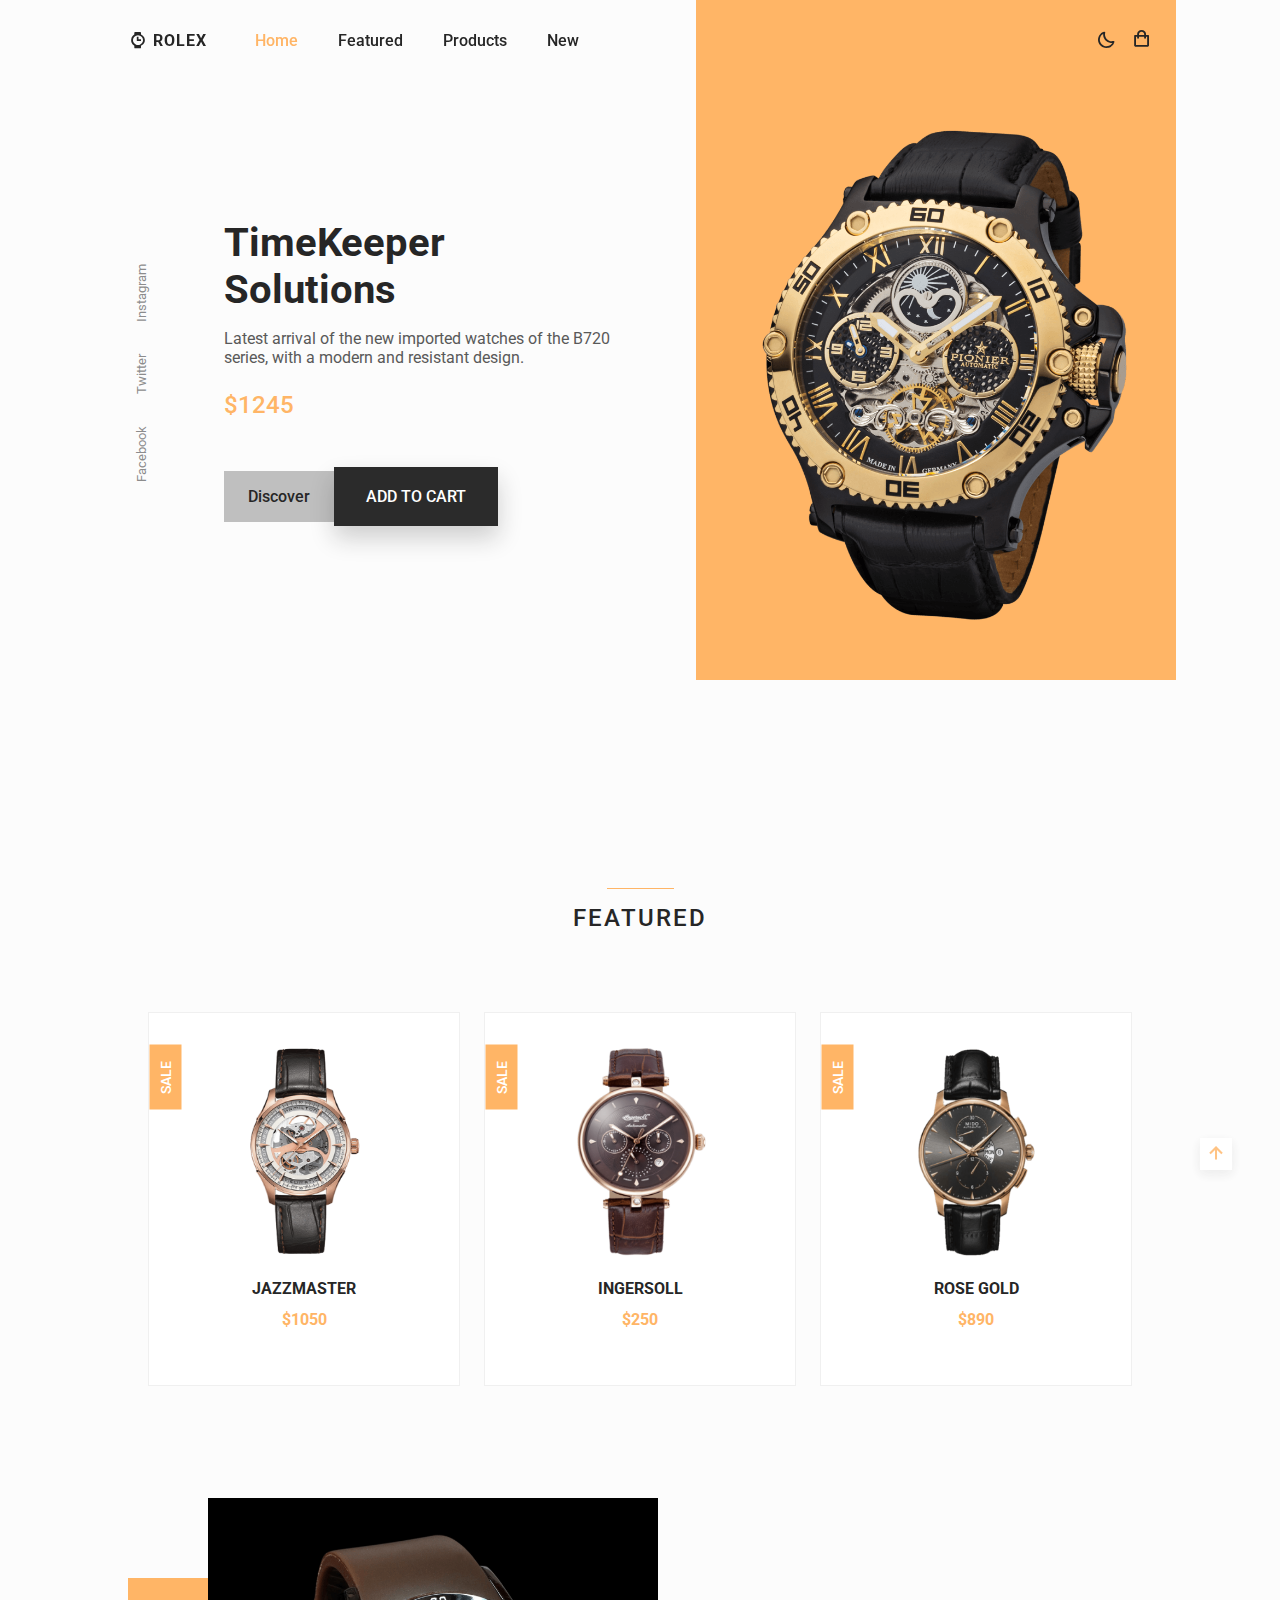
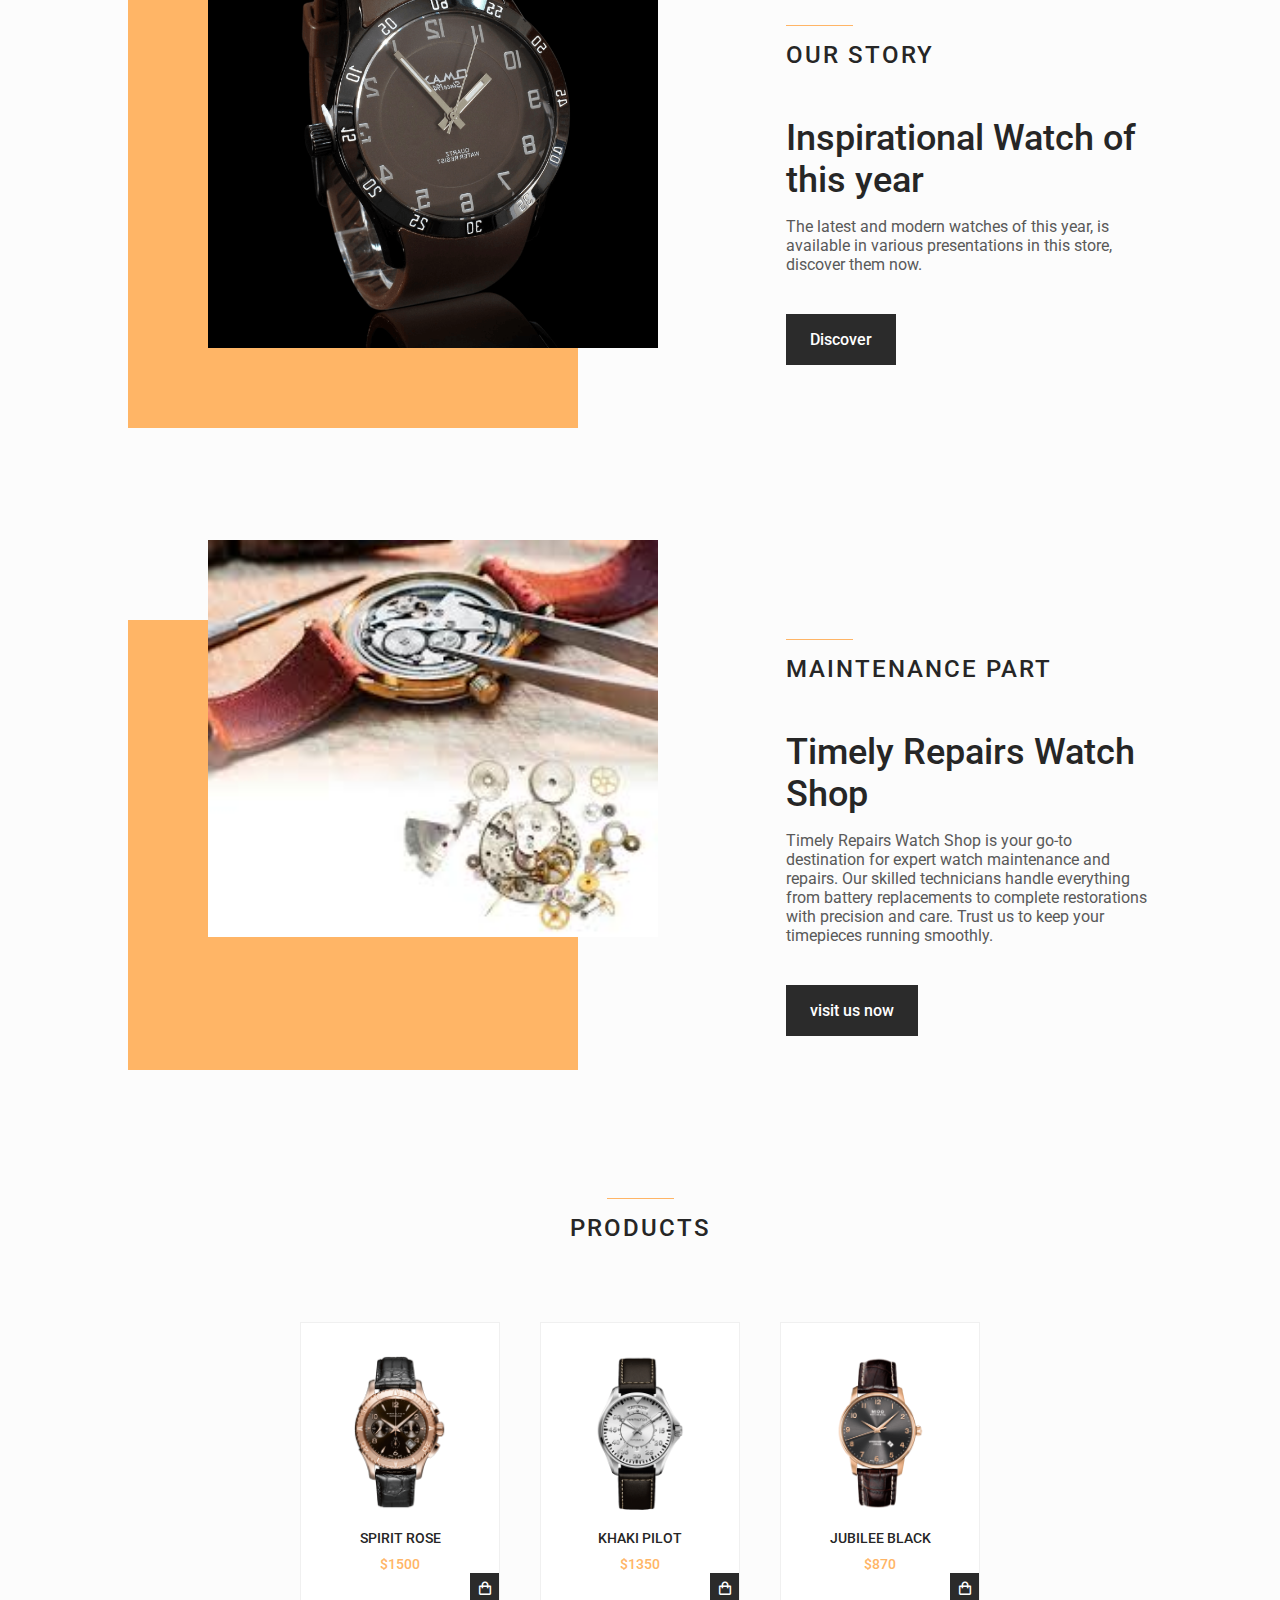
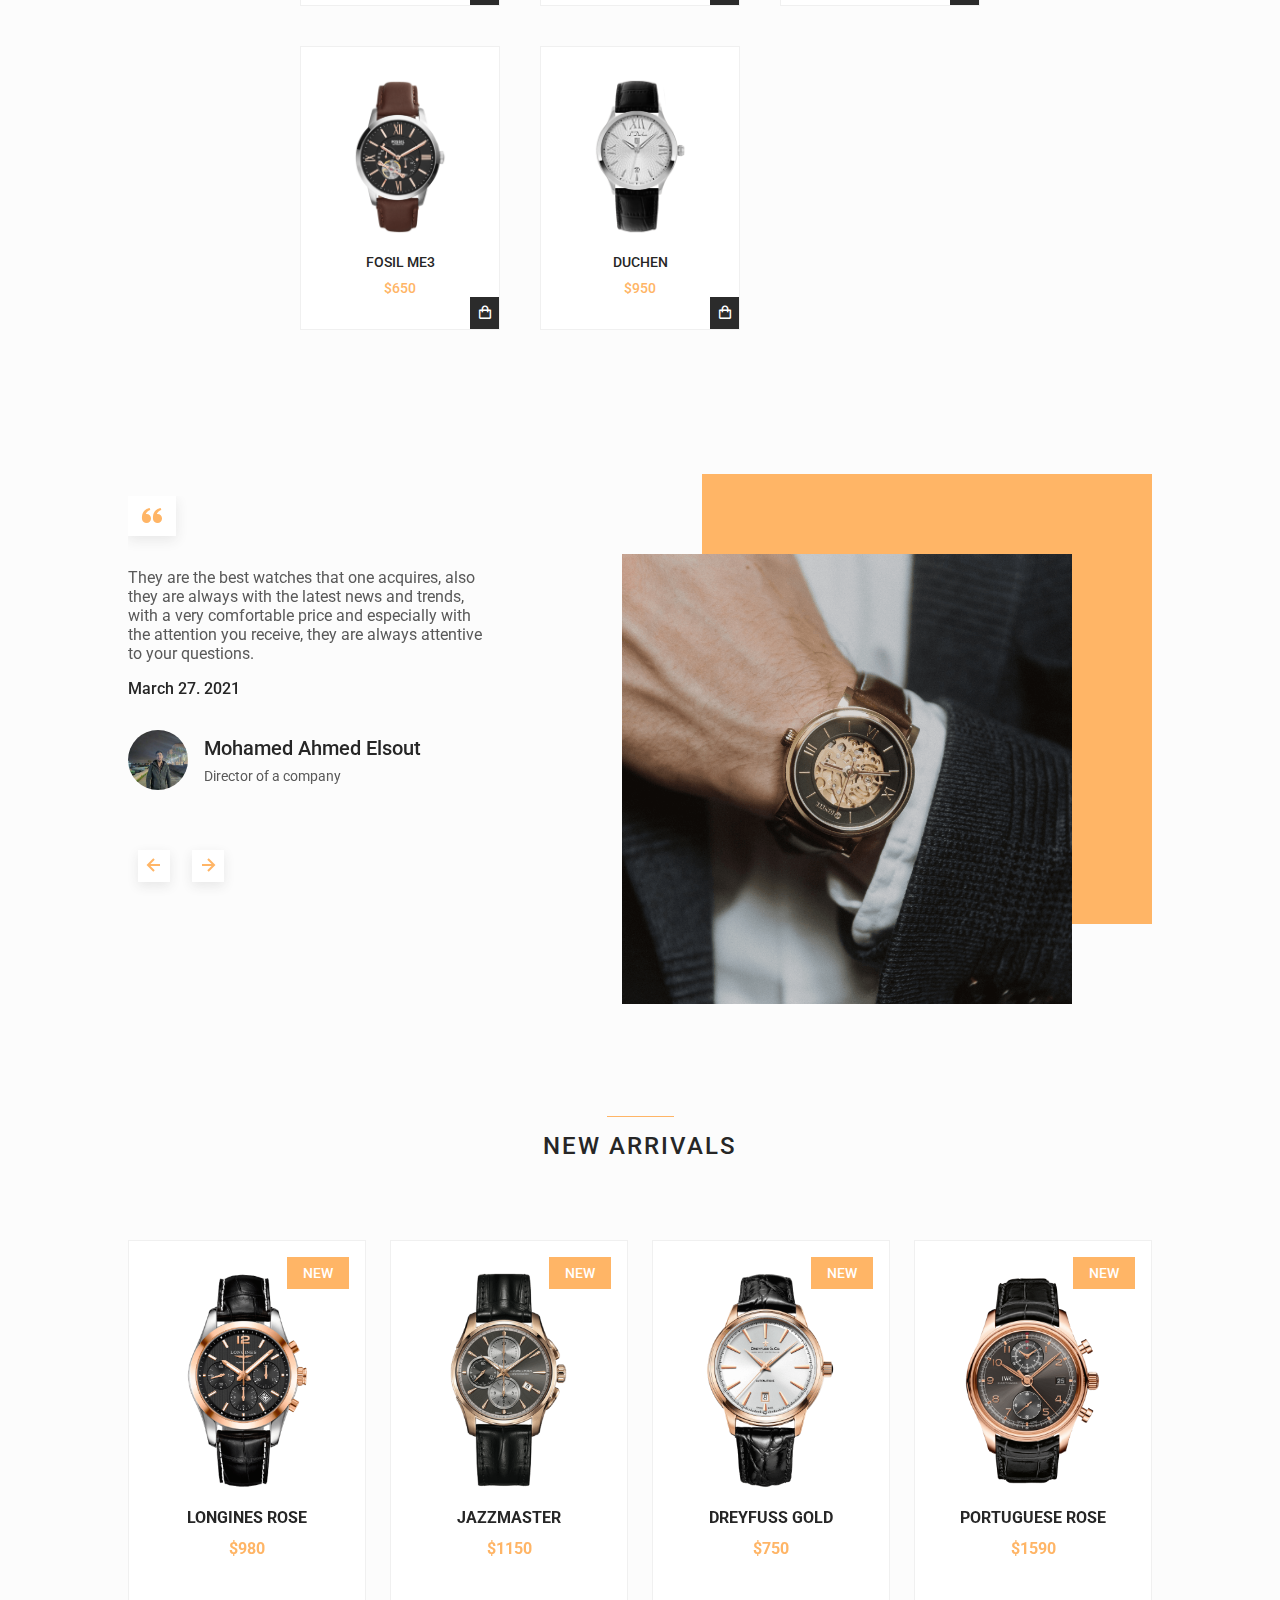
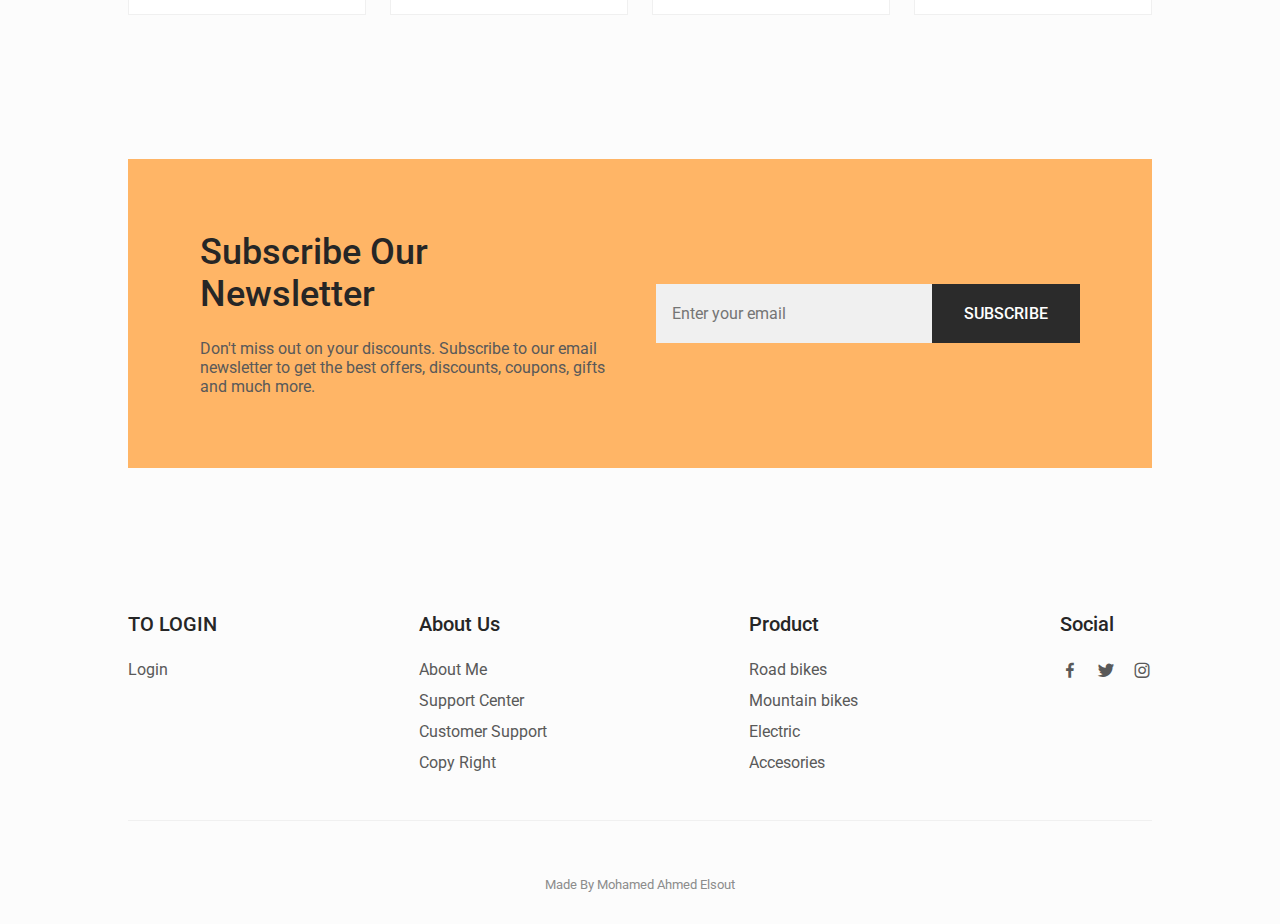
<file: SE_project/TimeKeeper Solution/index.html>
<!DOCTYPE html>
    <html lang="en">
    <head>
        <meta charset="UTF-8">
        <meta name="viewport" content="width=device-width, initial-scale=1.0">

        <!--=============== FAVICON ===============-->
        <link rel="shortcut icon" href="assets/img/favicon.png" type="image/x-icon">

        <!--=============== BOXICONS ===============-->
        <link rel="stylesheet" href="https://cdn.jsdelivr.net/npm/boxicons@latest/css/boxicons.min.css">

        <!--=============== SWIPER CSS ===============--> 
        <link rel="stylesheet" href="assets/css/swiper-bundle.min.css">

        <!--=============== CSS ===============-->
        <link rel="stylesheet" href="assets/css/styles.css">

        <title> watches website </title>
    </head>
    <body>
        <!--==================== HEADER ====================-->
        <header class="header" id="header">
            <nav class="nav container">
                <a href="#" class="nav__logo">
                    <i class='bx bxs-watch nav__logo-icon'></i> Rolex
                </a>

                <div class="nav__menu" id="nav-menu">
                    <ul class="nav__list">
                        <li class="nav__item">
                            <a href="#home" class="nav__link active-link">Home</a>
                        </li>
                        <li class="nav__item">
                            <a href="#featured" class="nav__link">Featured</a>
                        </li>
                        <li class="nav__item">
                            <a href="#products" class="nav__link">Products</a>
                        </li>
                        <li class="nav__item">
                            <a href="#new" class="nav__link">New</a>
                        </li>
                    </ul>

                    <div class="nav__close" id="nav-close">
                        <i class='bx bx-x' ></i>
                    </div>
                </div>

                <div class="nav__btns">
                    <!-- Theme change button -->
                    <i class='bx bx-moon change-theme' id="theme-button"></i>

                    <div class="nav__shop" id="cart-shop">
                        <i class='bx bx-shopping-bag' ></i>
                    </div>

                    <div class="nav__toggle" id="nav-toggle">
                        <i class='bx bx-grid-alt' ></i>
                    </div>
                </div>
            </nav>
        </header>

        <!--==================== CART ====================-->
        <div class="cart" id="cart">
            <i class='bx bx-x cart__close' id="cart-close"></i>

            <h2 class="cart__title-center">My Cart</h2>

            <div class="cart__container">
                <article class="cart__card">
                    <div class="cart__box">
                        <img src="assets/img/featured1.png" alt="" class="cart__img">
                    </div>

                    <div class="cart__details">
                        <h3 class="cart__title">Jazzmaster</h3>
                        <span class="cart__price">$1050</span>

                        <div class="cart__amount">
                            <div class="cart__amount-content">
                                <span class="cart__amount-box">
                                    <i class='bx bx-minus' ></i>
                                </span>

                                <span class="cart__amount-number">1</span>

                                <span class="cart__amount-box">
                                    <i class='bx bx-plus' ></i>
                                </span>
                            </div>

                            <i class='bx bx-trash-alt cart__amount-trash' ></i>
                        </div>
                    </div>
                </article>
                
                <article class="cart__card">
                    <div class="cart__box">
                        <img src="assets/img/featured3.png" alt="" class="cart__img">
                    </div>

                    <div class="cart__details">
                        <h3 class="cart__title">Rose Gold</h3>
                        <span class="cart__price">$850</span>

                        <div class="cart__amount">
                            <div class="cart__amount-content">
                                <span class="cart__amount-box">
                                    <i class='bx bx-minus' ></i>
                                </span>

                                <span class="cart__amount-number">1</span>

                                <span class="cart__amount-box">
                                    <i class='bx bx-plus' ></i>
                                </span>
                            </div>

                            <i class='bx bx-trash-alt cart__amount-trash' ></i>
                        </div>
                    </div>
                </article>

                <article class="cart__card">
                    <div class="cart__box">
                        <img src="assets/img/new1.png" alt="" class="cart__img">
                    </div>

                    <div class="cart__details">
                        <h3 class="cart__title">Longines Rose</h3>
                        <span class="cart__price">$980</span>

                        <div class="cart__amount">
                            <div class="cart__amount-content">
                                <span class="cart__amount-box">
                                    <i class='bx bx-minus' ></i>
                                </span>

                                <span class="cart__amount-number">1</span>

                                <span class="cart__amount-box">
                                    <i class='bx bx-plus' ></i>
                                </span>
                            </div>

                            <i class='bx bx-trash-alt cart__amount-trash' ></i>
                        </div>
                    </div>
                </article>
            </div>

            <div class="cart__prices">
                <span class="cart__prices-item">3 items</span>
                <span class="cart__prices-total">$2880</span>
            </div>
        </div>

        <!--==================== MAIN ====================-->
        <main class="main">
            <!--==================== HOME ====================-->
            <section class="home" id="home">
                <div class="home__container container grid">
                    <div class="home__img-bg">
                        <img src="assets/img/home.png" alt="" class="home__img">
                    </div>
    
                    <div class="home__social">
                        <a href="https://www.facebook.com/" target="_blank" class="home__social-link">
                            Facebook
                        </a>
                        <a href="https://twitter.com/" target="_blank" class="home__social-link">
                            Twitter
                        </a>
                        <a href="https://www.instagram.com/" target="_blank" class="home__social-link">
                            Instagram
                        </a>
                    </div>
    
                    <div class="home__data">
                        <h1 class="home__title">TimeKeeper  <br> Solutions</h1>
                        <p class="home__description">
                            Latest arrival of the new imported watches of the B720 series, 
                            with a modern and resistant design.
                        </p>
                        <span class="home__price">$1245</span>

                        <div class="home__btns">
                            <a href="#" class="button button--gray button--small">
                                Discover
                            </a>

                            <button class="button home__button">ADD TO CART</button>
                        </div>
                    </div>
                </div>
            </section>

            <!--==================== FEATURED ====================-->
            <section class="featured section container" id="featured">
                <h2 class="section__title">
                    Featured
                </h2>

                <div class="featured__container grid">
                    <article class="featured__card">
                        <span class="featured__tag">Sale</span>

                        <img src="assets/img/featured1.png" alt="" class="featured__img">

                        <div class="featured__data">
                            <h3 class="featured__title">Jazzmaster</h3>
                            <span class="featured__price">$1050</span>
                        </div>

                        <a href="payment/index.html" class="button featured__button" target="_blank">Buy now</a>

                        <!--<button class="button featured__button">ADD TO CART</button>-->
                    </article>

                    <article class="featured__card">
                        <span class="featured__tag">Sale</span>

                        <img src="assets/img/featured2.png" alt="" class="featured__img">

                        <div class="featured__data">
                            <h3 class="featured__title">Ingersoll</h3>
                            <span class="featured__price">$250</span>
                        </div>

                        <a href="payment/index.html" class="button featured__button" target="_blank">Buy now</a>                    </article>

                    <article class="featured__card">
                        <span class="featured__tag">Sale</span>

                        <img src="assets/img/featured3.png" alt="" class="featured__img">

                        <div class="featured__data">
                            <h3 class="featured__title">Rose gold</h3>
                            <span class="featured__price">$890</span>
                        </div>

                        <a href="payment/index.html" class="button featured__button" target="_blank">Buy now </a>                    </article>
                </div>
            </section>

            <!--==================== STORY ====================-->
            <section class="story section container">
                <div class="story__container grid">
                    <div class="story__data">
                        <h2 class="section__title story__section-title">
                            Our Story
                        </h2>
    
                        <h1 class="story__title">
                            Inspirational Watch of <br> this year
                        </h1>
    
                        <p class="story__description">
                            The latest and modern watches of this year, is available in various 
                            presentations in this store, discover them now.
                        </p>
    
                        <a href="#" class="button button--small">Discover</a>
                    </div>

                    <div class="story__images">
                        <img src="assets/img/story.png" alt="" class="story__img">
                        <div class="story__square"></div>
                    </div>
                </div>
            </section>

            





     

    <!-- القسم الثاني -->
    <section class="story section container">
        <div class="story__container grid">
            <div class="story__data">
                <h2 class="section__title story__section-title">
                   maintenance part
                </h2>

                <h1 class="story__title">
                    Timely Repairs Watch Shop
                </h1>

                <p class="story__description">Timely Repairs Watch Shop is your go-to destination for expert watch 
                    maintenance and repairs. Our skilled technicians handle
                     everything from battery replacements to complete restorations with
                      precision and care. Trust us to keep your timepieces running smoothly.
                </p>

                <a href="date/index.html" class="button button--small" target="_blank">visit us now</a>
            </div>

            <div class="story__images">
                <img src="assets/img/images.jpeg" alt="صفحة مميزة" class="story__img">
                <div class="story__square"></div>
            </div>
        </div>
    </section>










            <!--==================== PRODUCTS ====================-->
            <section class="products section container" id="products">
                <h2 class="section__title">
                    Products
                </h2>

                <div class="products__container grid">
                    <article class="products__card">
                        <img src="assets/img/product1.png" alt="" class="products__img">

                        <h3 class="products__title">Spirit rose</h3>
                        <span class="products__price">$1500</span>

                        <button class="products__button">
                            <i class='bx bx-shopping-bag'></i>
                        </button>
                    </article>

                    <article class="products__card">
                        <img src="assets/img/product2.png" alt="" class="products__img">

                        <h3 class="products__title">Khaki pilot</h3>
                        <span class="products__price">$1350</span>

                        <button class="products__button">
                            <i class='bx bx-shopping-bag'></i>
                        </button>
                    </article>

                    <article class="products__card">
                        <img src="assets/img/product3.png" alt="" class="products__img">

                        <h3 class="products__title">Jubilee black</h3>
                        <span class="products__price">$870</span>

                        <button class="products__button">
                            <i class='bx bx-shopping-bag'></i>
                        </button>
                    </article>

                    <article class="products__card">
                        <img src="assets/img/product4.png" alt="" class="products__img">

                        <h3 class="products__title">Fosil me3</h3>
                        <span class="products__price">$650</span>

                        <button class="products__button">
                            <i class='bx bx-shopping-bag'></i>
                        </button>
                    </article>

                    <article class="products__card">
                        <img src="assets/img/product5.png" alt="" class="products__img">

                        <h3 class="products__title">Duchen</h3>
                        <span class="products__price">$950</span>

                        <button class="products__button">
                            <i class='bx bx-shopping-bag'></i>
                        </button>
                    </article>
                </div>
            </section>

            <!--==================== TESTIMONIAL ====================-->
            <section class="testimonial section container">
                <div class="testimonial__container grid">
                    <div class="swiper testimonial-swiper">
                        <div class="swiper-wrapper">
                            <div class="testimonial__card swiper-slide">
                                <div class="testimonial__quote">
                                    <i class='bx bxs-quote-alt-left' ></i>
                                </div>
                                <p class="testimonial__description">
                                    They are the best watches that one acquires, also they are always with the latest 
                                    news and trends, with a very comfortable price and especially with the attention 
                                    you receive, they are always attentive to your questions.
                                </p>
                                <h3 class="testimonial__date">March 27. 2021</h3>
        
                                <div class="testimonial__perfil">
                                    <img src="assets/img/testimonial1.jpg" alt="" class="testimonial__perfil-img">
        
                                    <div class="testimonial__perfil-data">
                                        <span class="testimonial__perfil-name">Mohamed Ahmed Elsout</span>
                                        <span class="testimonial__perfil-detail">Director of a company</span>
                                    </div>
                                </div>
                            </div>

                            <div class="testimonial__card swiper-slide">
                                <div class="testimonial__quote">
                                    <i class='bx bxs-quote-alt-left' ></i>
                                </div>
                                <p class="testimonial__description">
                                    They are the best watches that one acquires, also they are always with the latest 
                                    news and trends, with a very comfortable price and especially with the attention 
                                    you receive, they are always attentive to your questions.
                                </p>
                                <h3 class="testimonial__date">March 27. 2021</h3>
        
                                <div class="testimonial__perfil">
                                    <img src="assets/img/testimonial2.jpg" alt="" class="testimonial__perfil-img">
        
                                    <div class="testimonial__perfil-data">
                                        <span class="testimonial__perfil-name">Mohamed Elshazly</span>
                                        <span class="testimonial__perfil-detail">Director of a company</span>
                                    </div>
                                </div>
                            </div>

                            <div class="testimonial__card swiper-slide">
                                <div class="testimonial__quote">
                                    <i class='bx bxs-quote-alt-left' ></i>
                                </div>
                                <p class="testimonial__description">
                                    They are the best watches that one acquires, also they are always with the latest 
                                    news and trends, with a very comfortable price and especially with the attention 
                                    you receive, they are always attentive to your questions.
                                </p>
                                <h3 class="testimonial__date">March 27. 2021</h3>
        
                                <div class="testimonial__perfil">
                                    <img src="assets/img/testimonial3.jpg" alt="" class="testimonial__perfil-img">
        
                                    <div class="testimonial__perfil-data">
                                        <span class="testimonial__perfil-name">Loai AboZaid</span>
                                        <span class="testimonial__perfil-detail">Director of a company</span>
                                    </div>
                                </div>
                            </div>
                        </div>
                        
                        <div class="swiper-button-next">
                            <i class='bx bx-right-arrow-alt' ></i>
                        </div>
                        <div class="swiper-button-prev">
                            <i class='bx bx-left-arrow-alt' ></i>
                        </div>
                    </div>

                    <div class="testimonial__images">
                        <div class="testimonial__square"></div>
                        <img src="assets/img/testimonial.png" alt="" class="testimonial__img">
                    </div>
                </div>
            </section>

            <!--==================== NEW ====================-->
            <section class="new section container" id="new">
                <h2 class="section__title">
                    New Arrivals
                </h2>
                
                <div class="new__container">
                    <div class="swiper new-swiper">
                        <div class="swiper-wrapper">
                            <article class="new__card swiper-slide">
                                <span class="new__tag">New</span>
        
                                <img src="assets/img/new1.png" alt="" class="new__img">
        
                                <div class="new__data">
                                    <h3 class="new__title">Longines rose</h3>
                                    <span class="new__price">$980</span>
                                </div>
        
                                <a href="payment/index.html" class="button new__button" target="_blank">Buy now</a>                            </article>

                            <article class="new__card swiper-slide">
                                <span class="new__tag">New</span>
        
                                <img src="assets/img/new2.png" alt="" class="new__img">
        
                                <div class="new__data">
                                    <h3 class="new__title">Jazzmaster</h3>
                                    <span class="new__price">$1150</span>
                                </div>
        
                                <a href="payment/index.html" class="button new__button" target="_blank">Buy now</a>                            </article>
                            </article>

                            <article class="new__card swiper-slide">
                                <span class="new__tag">New</span>
        
                                <img src="assets/img/new3.png" alt="" class="new__img">
        
                                <div class="new__data">
                                    <h3 class="new__title">Dreyfuss gold</h3>
                                    <span class="new__price">$750</span>
                                </div>
        
                                <a href="payment/index.html" class="button new__button" target="_blank">Buy now</a>                            </article>
                            </article>

                            <article class="new__card swiper-slide">
                                <span class="new__tag">New</span>
        
                                <img src="assets/img/new4.png" alt="" class="new__img">
        
                                <div class="new__data">
                                    <h3 class="new__title">Portuguese rose</h3>
                                    <span class="new__price">$1590</span>
                                </div>
        
                                <a href="payment/index.html" class="button new__button" target="_blank">Buy now</a>                            </article>
                            </article>                       
                        </div>
                    </div>
                </div>
            </section>

            <!--==================== NEWSLETTER ====================-->
            <section class="newsletter section container">
                <div class="newsletter__bg grid">
                    <div>
                        <h2 class="newsletter__title">Subscribe Our <br> Newsletter</h2>
                        <p class="newsletter__description">
                            Don't miss out on your discounts. Subscribe to our email 
                            newsletter to get the best offers, discounts, coupons, 
                            gifts and much more.
                        </p>
                    </div>

                    <form action="" class="newsletter__subscribe">
                        <input type="email" placeholder="Enter your email" class="newsletter__input">
                        <button class="button">
                            SUBSCRIBE
                        </button>
                    </form>
                </div>
            </section>
        </main>

        <!--==================== FOOTER ====================-->
        <footer class="footer section">
            <div class="footer__container container grid">
                <div class="footer__content">
                    <h3 class="footer__title">TO LOGIN</h3>

                    <ul class="footer__list">
                        <li>
                            <a href="login\login.html" class="footer__link" target="_blank">Login</a>
                        </li>
                       
                    </ul>
                </div>
                <div class="footer__content">
                    <h3 class="footer__title">About Us</h3>

                    <ul class="footer__links">
                        <li>
                            <a href="port/index.html" class="footer__link" target="_blank">About Me</a>
                        </li>
                        <li>
                            <a href="#" class="footer__link">Support Center</a>
                        </li>
                        <li>
                            <a href="#" class="footer__link">Customer Support</a>
                        </li>
                        
                        <li>
                            <a href="#" class="footer__link">Copy Right</a>
                        </li>
                    </ul>
                </div>

                <div class="footer__content">
                    <h3 class="footer__title">Product</h3>

                    <ul class="footer__links">
                        <li>
                            <a href="#" class="footer__link">Road bikes</a>
                        </li>
                        <li>
                            <a href="#" class="footer__link">Mountain bikes</a>
                        </li>
                        <li>
                            <a href="#" class="footer__link">Electric</a>
                        </li>
                        <li>
                            <a href="#" class="footer__link">Accesories</a>
                        </li>
                    </ul>
                </div>

                <div class="footer__content">
                    <h3 class="footer__title">Social</h3>

                    <ul class="footer__social">
                        <a href="https://www.facebook.com/" target="_blank" class="footer__social-link">
                            <i class='bx bxl-facebook'></i>
                        </a>

                        <a href="https://twitter.com/" target="_blank" class="footer__social-link">
                            <i class='bx bxl-twitter' ></i>
                        </a>

                        <a href="https://www.instagram.com/" target="_blank" class="footer__social-link">
                            <i class='bx bxl-instagram' ></i>
                        </a>
                    </ul>
                </div>
            </div>

            <span class="footer__copy">Made By Mohamed Ahmed Elsout</span>
        </footer>

        <!--=============== SCROLL UP ===============-->
        <a href="#" class="scrollup" id="scroll-up"> 
            <i class='bx bx-up-arrow-alt scrollup__icon' ></i>
        </a>

        <!--=============== SWIPER JS ===============-->
        <script src="assets/js/swiper-bundle.min.js"></script>

        <!--=============== MAIN JS ===============-->
        <script src="assets/js/main.js"></script>
    </body>
</html>
</file>
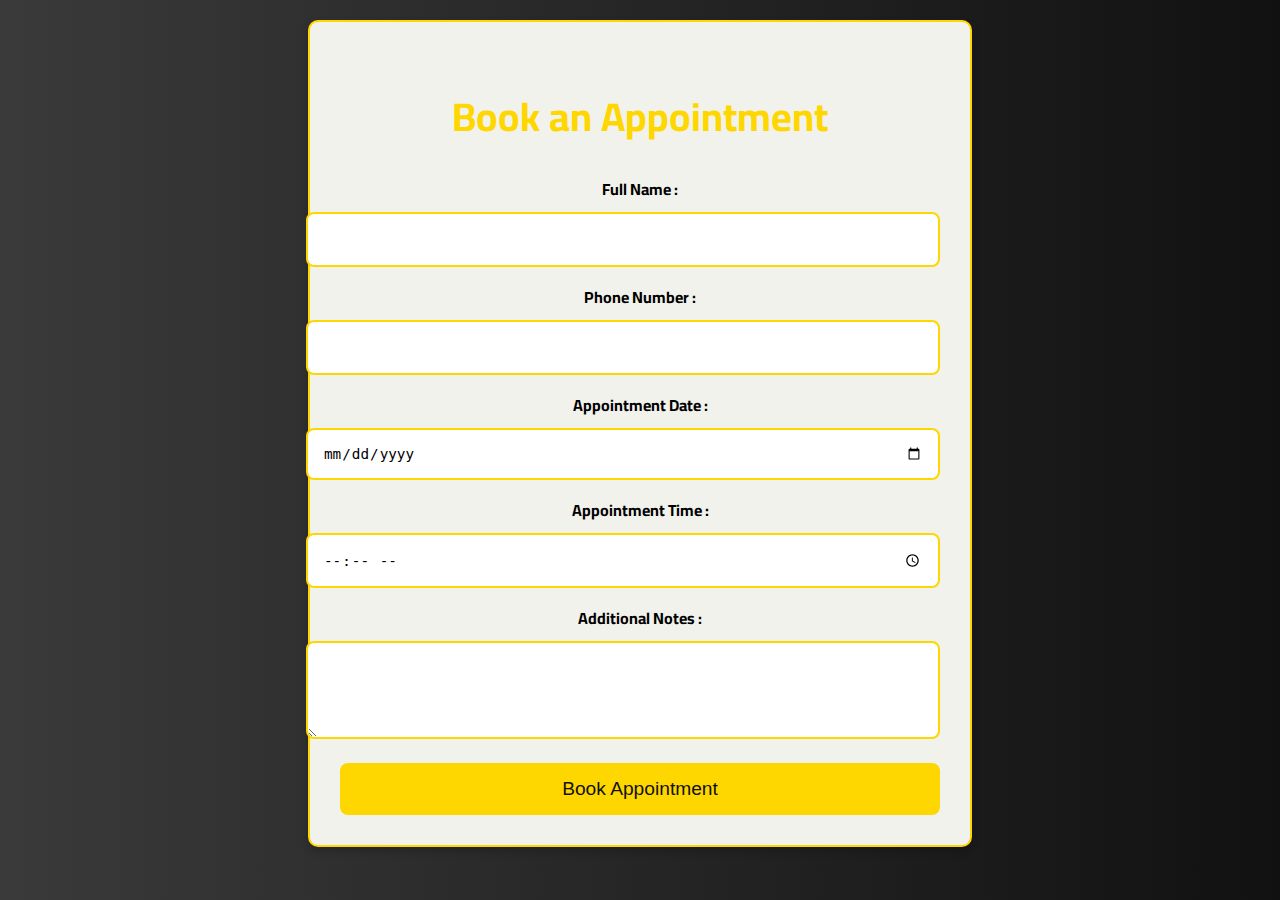
<file: SE_project/TimeKeeper Solution/date/index.html>
<!DOCTYPE html>
<html lang="en">
<head>
    <meta charset="UTF-8">
    <meta name="viewport" content="width=device-width, initial-scale=1.0">
    <title>Book an Appointment</title>
    <!-- Link CSS file -->
    <link rel="stylesheet" href="style.css">
</head>
<body>
    <div class="container">
        <h1>Book an Appointment</h1>
        <form action="#" method="post">
            <label for="name">: Full Name</label>
            <input type="text" id="name" name="name" required>

            <label for="phone">: Phone Number</label>
            <input type="tel" id="phone" name="phone" pattern="[0-9]{10}" required>

            <label for="date">: Appointment Date</label>
            <input type="date" id="date" name="date" required>

            <label for="time">: Appointment Time</label>
            <input type="time" id="time" name="time" required>

            <label for="notes">: Additional Notes</label>
            <textarea id="notes" name="notes" rows="4"></textarea>

            <button type="submit"> Book Appointment</button>
        </form>
    </div>
</body>
</html>
</file>
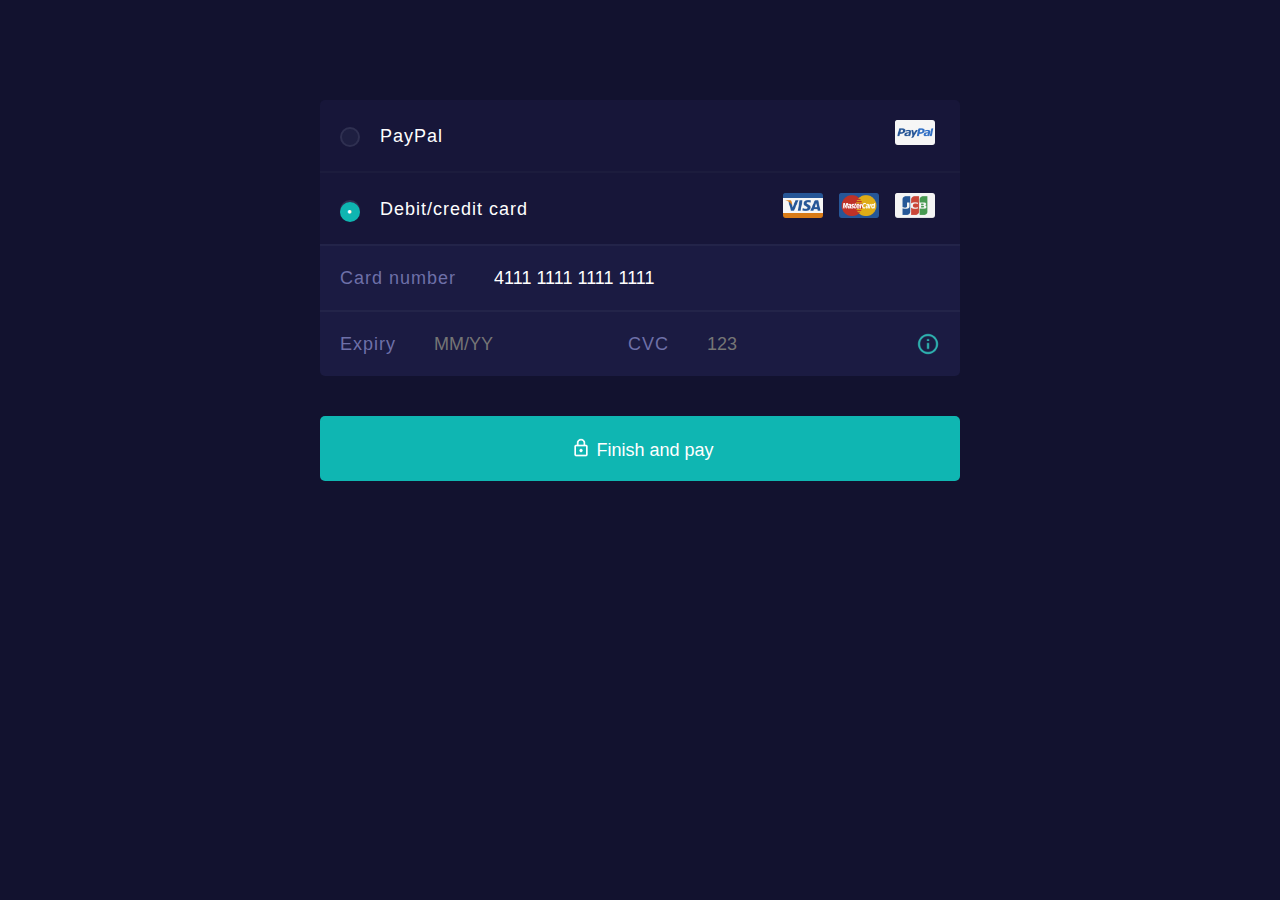
<file: SE_project/TimeKeeper Solution/payment/index.html>
<!DOCTYPE html>
<html>
    <head>
        <meta charset="utf-8">
        <title>Payment</title>
        <link rel="stylesheet" href="normalize.css">
        <link rel="stylesheet" href="styles.css">
    </head>
    <body>
        <div class="full-screen">
            <div class="container">
                <div class="payment-box">
                    <section class="row options first">
                        <div class="item">
                            <label class="label">
                                <input class="radio" type="radio" name="channel">
                                <span class="radioInput"></span><span>PayPal</span>
                            </label>
                        </div>
                        <div class="item">
                            <img class="img" src="images/paypal.png" alt="" />
                        </div>
                    </section>
                    <section class="row options no-border-bottom">
                        <div class="item">
                            <label class="label">
                                <input class="radio" type="radio" name="channel" checked>
                                <span class="radioInput"></span><span>Debit/credit card</span>
                            </label>
                        </div>
                        <div class="item">
                            <img class="img" src="images/visa.png" alt="" />
                            <img class="img" src="images/master_card.png" alt="" />
                            <img class="img" src="images/jcb_card.png" alt="" />
                        </div>
                    </section>
                    <section class="row blanks">
                        <div class="col">
                            <div class="item">
                                <span class="title">Card number</span>
                                <input class="blank card-number" value="4111 1111 1111 1111" onFocus="this.value = ''" onBlur="if (this.value === '') { this.value = '4111 1111 1111 1111' }" onkeyup="if (this.value.length === 4 || this.value.length === 4 * 2 + 1 || this.value.length === 4 * 3 + 2) { this.value += ' ' }" onafterpaste="this.value=this.value.replace(/\D/g,'')" maxlength=19 required />
                            </div>
                        </div>
                    </section>
                    <section class="row blanks last">
                        <div class="col">
                            <div class="item">
                                <span class="title">Expiry</span>
                                <input class="blank" placeholder="MM/YY" onkeyup="if (this.value.length === 2) { this.value += '/' }" onafterpaste="this.value=this.value.replace(/\D/g,'')" maxlength=5 required />
                            </div>
                        </div>
                        <div class="col">
                            <div class="item">
                                <span class="title">CVC</span>
                                <input class="blank" placeholder="123" onkeyup="this.value=this.value.replace(/\D/g,'')" onafterpaste="this.value=this.value.replace(/\D/g,'')" maxlength=3 required />
                            </div>
                        </div>
                        <img class="info-icon" src="images/info.png" alt="" />
                    </section>
                </div>
                <button class="payment-btn" type="button"><img src="images/lock.png" alt="" />Finish and pay</button>
            </div>
        </div>
    </body>
</html>
</file>
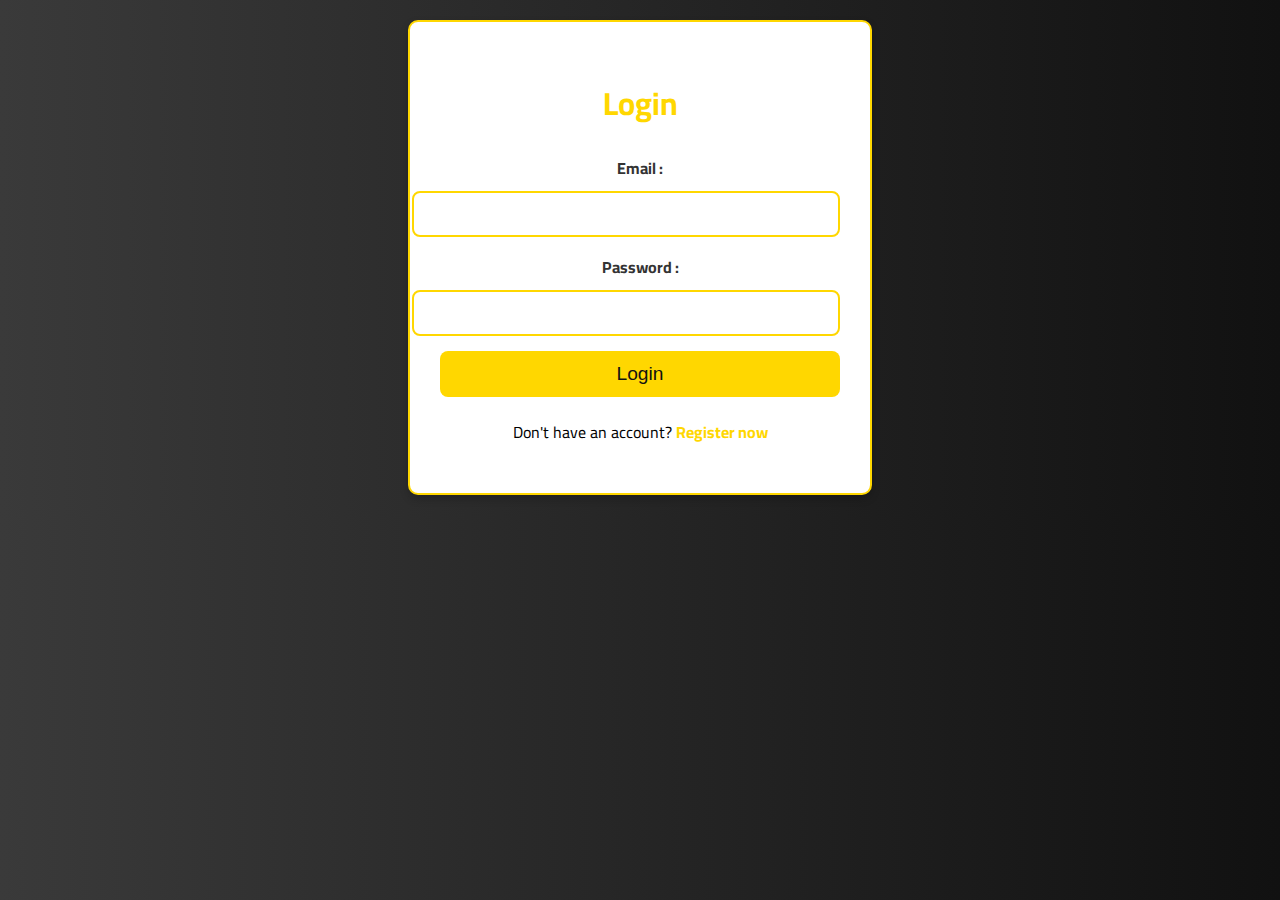
<file: SE_project/TimeKeeper Solution/login/login.html>
<!DOCTYPE html>
<html lang="en">
<head>
    <meta charset="UTF-8">
    <meta name="viewport" content="width=device-width, initial-scale=1.0">
    <title>Login</title>
    <!-- Link CSS file -->
    <link rel="stylesheet" href="styles.css">
</head>
<body>
    <div class="login-container">
        <h1>Login</h1>
        <form action="#" method="post">
            <label for="email">: Email</label>
            <input type="email" id="email" name="email" required>

            <label for="password">: Password</label>
            <input type="password" id="password" name="password" required>

            <button type="submit">Login</button>

            <div class="register-link">
                <p>Don't have an account? <a href="register.html" target="_blank">Register now</a></p>
            </div>
        </form>
    </div>
</body>
</html>
</file>
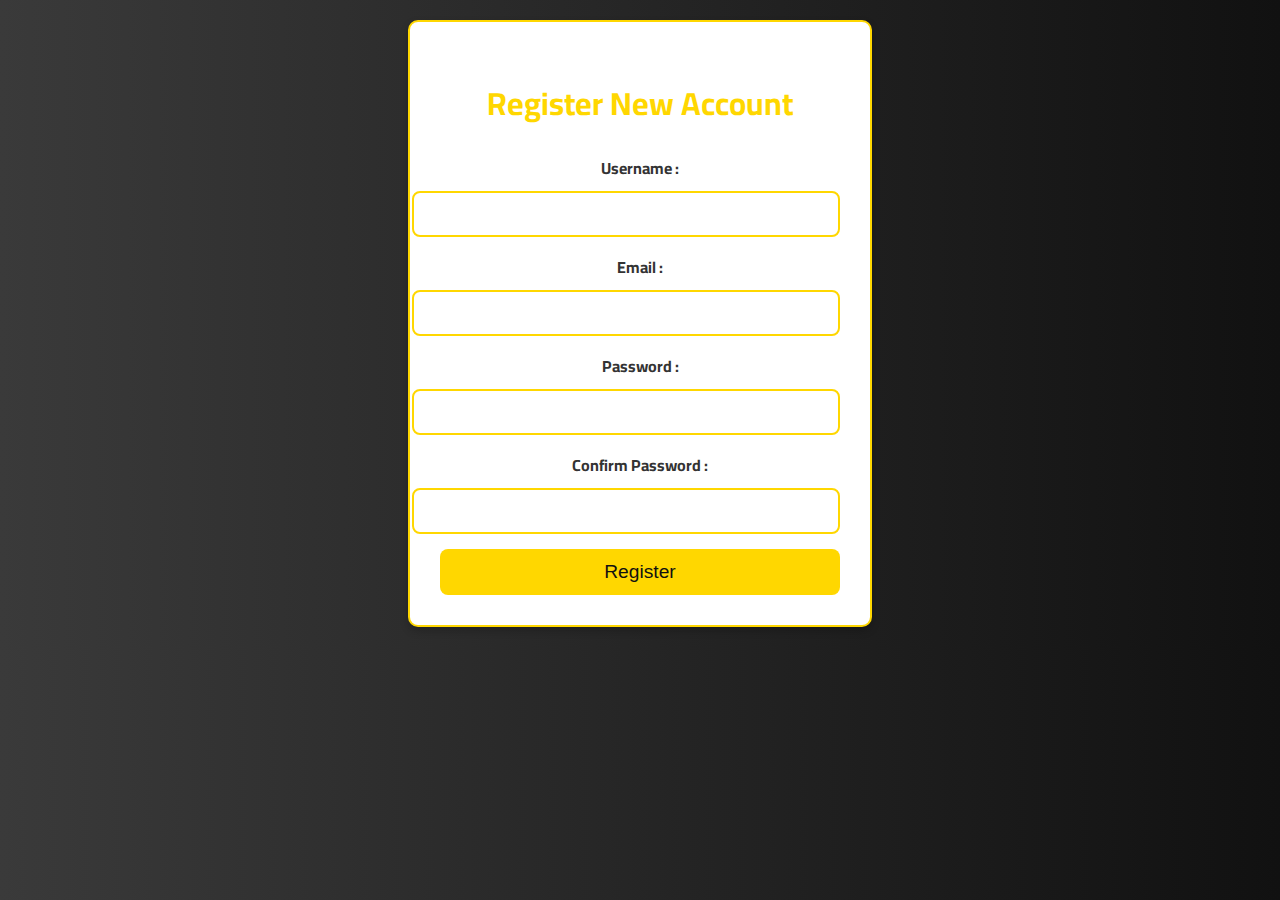
<file: SE_project/TimeKeeper Solution/login/register.html>
<!DOCTYPE html>
<html lang="en">
<head>
    <meta charset="UTF-8">
    <meta name="viewport" content="width=device-width, initial-scale=1.0">
    <title>Register New Account</title>
    <!-- Link CSS file -->
    <link rel="stylesheet" href="styles.css">
</head>
<body>
    <div class="register-container">
        <h1>Register New Account</h1>
        <form action="#" method="post">
            <label for="username">: Username</label>
            <input type="text" id="username" name="username" required>

            <label for="email">: Email</label>
            <input type="email" id="email" name="email" required>

            <label for="password">: Password</label>
            <input type="password" id="password" name="password" required>

            <label for="confirm-password">: Confirm Password</label>
            <input type="password" id="confirm-password" name="confirm-password" required>

            <button type="submit">Register</button>
        </form>
    </div>
</body>
</html>
</file>
<file: SE_project/TimeKeeper Solution/assets/css/styles.css>
/*=============== GOOGLE FONTS ===============*/
@import url("https://fonts.googleapis.com/css2?family=Roboto:wght@400;500;700&display=swap");

/*=============== VARIABLES CSS ===============*/
:root {
  --header-height: 3.5rem;

  /*========== Colors ==========*/
  --first-color: hsl(31, 100%, 70%);
  --button-color: hsl(0, 0%, 17%);
  --button-color-alt: hsl(0, 0%, 21%);
  --title-color: hsl(0, 0%, 15%);
  --text-color: hsl(0, 0%, 35%);
  --text-color-light: hsl(0, 0%, 55%);
  --body-color: hsl(0, 0%, 99%);
  --container-color: #fff;
  --border-color: hsl(0, 0%, 94%);

  /*========== Font and typography ==========*/
  --body-font: 'Roboto', sans-serif;
  --biggest-font-size: 2rem;
  --h1-font-size: 1.5rem;
  --h2-font-size: 1.25rem;
  --h3-font-size: 1rem;
  --normal-font-size: .938rem;
  --small-font-size: .813rem;
  --smaller-font-size: .75rem;

  /*========== Font weight ==========*/
  --font-medium: 500;
  --font-bold: 700;

  /*========== Margenes Bottom ==========*/
  --mb-0-5: .5rem;
  --mb-0-75: .75rem;
  --mb-1: 1rem;
  --mb-1-5: 1.5rem;
  --mb-2: 2rem;
  --mb-2-5: 2.5rem;
  --mb-3: 3rem;

  /*========== z index ==========*/
  --z-tooltip: 10;
  --z-fixed: 100;
}

@media screen and (min-width: 968px) {
  :root {
    --biggest-font-size: 2.5rem;
    --h1-font-size: 2.25rem;
    --h2-font-size: 1.5rem;
    --h3-font-size: 1.25rem;
    --normal-font-size: 1rem;
    --small-font-size: .875rem;
    --smaller-font-size: .813rem;
  }
}

/*=============== BASE ===============*/
* {
  box-sizing: border-box;
  padding: 0;
  margin: 0;
}

html {
  scroll-behavior: smooth;
}

body,
button,
input {
  font-family: var(--body-font);
  font-size: var(--normal-font-size);
}

body {
  margin: 0;
  background-color: var(--body-color);
  color: var(--text-color);
  /*For animation dark mode*/
  transition: .4s;
}

h1, h2, h3, h4 {
  color: var(--title-color);
  font-weight: var(--font-medium);
}

ul {
  list-style: none;
}

a {
  text-decoration: none;
}

img {
  max-width: 100%;
  height: auto;
}

button {
  cursor: pointer;
  border: none;
  outline: none;
}

/*=============== THEME ===============*/
/*========== Variables Dark theme ==========*/
body.dark-theme {
  --first-color: hsl(31, 76%, 74%);
  --button-color: hsl(0, 0%, 24%);
  --button-color-alt: hsl(0, 0%, 28%);
  --title-color: hsl(0, 0%, 95%);
  --text-color: hsl(0, 0%, 75%);
  --body-color: hsl(0, 0%, 12%);
  --container-color: hsl(0, 0%, 16%);
  --border-color: hsl(0, 0%, 20%);
}

/*========== Button Dark/Light ==========*/
.change-theme {
  color: var(--title-color);
  font-size: 1.25rem;
  cursor: pointer;
}

/*========== 
    Color changes in some parts of 
    the website, in dark theme 
==========*/
.dark-theme .change-theme,
.dark-theme .nav__toggle,
.dark-theme .nav__shop,
.dark-theme .button--gray {
  color: hsl(0, 0%, 15%);
}

.dark-theme .scroll-header {
  box-shadow: 0 1px 4px hsla(0, 0%, 4%, .3);
}

.scroll-header .change-theme,
.scroll-header .nav__toggle,
.scroll-header .nav__shop {
  color: var(--title-color);
}

.dark-theme::-webkit-scrollbar {
  background: hsl(0, 0%, 30%);
}

/*=============== REUSABLE CSS CLASSES ===============*/
.container {
  max-width: 1024px;
  margin-left: var(--mb-1-5);
  margin-right: var(--mb-1-5);
}

.grid {
  display: grid;
}

.main {
  overflow: hidden;
}

.section {
  padding: 6.5rem 0 1rem;
}

.section__title {
  position: relative;
  font-size: var(--h3-font-size);
  margin-bottom: var(--mb-3);
  text-transform: uppercase;
  letter-spacing: 2px;
  text-align: center;
}

.section__title::before {
  content: '';
  position: absolute;
  top: -1rem;
  left: 0;
  right: 0;
  margin: 0 auto;
  width: 67px;
  height: 1px;
  background-color: var(--first-color);
}

/*=============== HEADER & NAV ===============*/
.header {
  width: 100%;
  background: transparent;
  position: fixed;
  top: 0;
  left: 0;
  z-index: var(--z-fixed);
  /*For animation dark mode*/
  transition: .4s;
}

.nav {
  height: var(--header-height);
  display: flex;
  justify-content: space-between;
  align-items: center;
}

.nav__logo, 
.nav__toggle, 
.nav__shop, 
.nav__close {
  color: var(--title-color);
}

.nav__logo {
  text-transform: uppercase;
  font-weight: var(--font-bold);
  letter-spacing: 1px;
  display: inline-flex;
  align-items: center;
  column-gap: .25rem;
}

.nav__logo-icon {
  font-size: 1.25rem;
}

.nav__btns {
  display: flex;
  align-items: center;
  column-gap: 1rem;
}

.nav__toggle, 
.nav__shop {
  font-size: 1.25rem;
  cursor: pointer;
}

@media screen and (max-width: 767px) {
  .nav__menu {
    position: fixed;
    background-color: var(--body-color);
    top: 0;
    right: -100%;
    width: 100%;
    height: 100%;
    padding: 6rem 2rem 3.5rem;
    transition: .3s;
  }
}

.nav__list {
  display: flex;
  flex-direction: column;
  align-items: center;
  row-gap: 2rem;
}

.nav__link {
  color: var(--title-color);
  font-weight: var(--font-medium);
  text-transform: uppercase;
  font-size: var(--h2-font-size);
  transition: .3s;
}

.nav__link:hover {
  color: var(--first-color);
}

.nav__close {
  font-size: 2rem;
  position: absolute;
  top: .9rem;
  right: 1.25rem;
  cursor: pointer;
}

/* Show menu */
.show-menu {
  right: 0;
}

/* Change background header */
.scroll-header {
  background-color: var(--body-color);
  box-shadow: 0 1px 4px hsla(0, 4%, 15%, .10);
}

/* Active link */
.active-link {
  color: var(--first-color);
}

/*=============== HOME ===============*/
.home__container {
  position: relative;
  row-gap: 2.5rem;
}

.home__img {
  width: 240px;
}

.home__img-bg {
  background-color: var(--first-color);
  width: 258px;
  height: 430px;
  padding-bottom: 2rem;
  display: flex;
  justify-content: center;
  align-items: flex-end;
  justify-self: flex-end;
  transform: translateX(1.5rem);
}

.home__social {
  position: absolute;
  top: 35%;
  left: -5rem;
  transform: rotate(-90deg);
  display: flex;
  column-gap: 1rem;
}

.home__social-link {
  font-size: var(--smaller-font-size);
  color: var(--text-color-light);
  transition: .3s;
}

.home__social-link:hover {
  color: var(--title-color);
}

.home__title {
  font-size: var(--biggest-font-size);
  font-weight: var(--font-bold);
  margin-bottom: var(--mb-1);
}

.home__description {
  margin-bottom: var(--mb-1-5);
}

.home__price {
  display: inline-block;
  font-size: var(--h2-font-size);
  font-weight: var(--font-medium);
  color: var(--first-color);
  margin-bottom: var(--mb-3);
}

.home__btns {
  display: flex;
  align-items: center;
}

.home__button {
  box-shadow: 0 12px 24px hsla(0, 0%, 10%, .2);
}

/*=============== BUTTONS ===============*/
.button {
  display: inline-block;
  background-color: var(--button-color);
  color: #FFF;
  padding: 1.25rem 2rem;
  font-weight: var(--font-medium);
  transition: .3s;
}

.button:hover {
  background-color: var(--button-color-alt);
}

.button--gray {
  background-color: hsl(0, 0%, 75%);
  color: var(--title-color);
}

.button--gray:hover {
  background-color: hsl(0, 0%, 63%);
}

.button--small {
  padding: 1rem 1.5rem;
}

/*=============== FEATURED ===============*/
.featured__container {
  row-gap: 2.5rem;
}

.featured__card {
  position: relative;
  text-align: center;
  background-color: var(--container-color);
  padding-top: 2rem;
  border: 1px solid var(--border-color);
  overflow-y: hidden;
  transition: .3s;
}

.featured__tag {
  background-color: var(--first-color);
  padding: .5rem 1rem;
  color: #fff;
  text-transform: uppercase;
  font-size: var(--small-font-size);
  font-weight: var(--font-medium);
  position: absolute;
  transform: rotate(-90deg);
  left: -1rem;
  top: 3rem;
}

.featured__img {
  height: 214px;
  margin-bottom: var(--mb-1);
}

.featured__title, 
.featured__price {
  font-size: var(--h3-font-size);
  font-weight: var(--font-bold);
}

.featured__title {
  text-transform: uppercase;
  margin-bottom: var(--mb-0-75);
}

.featured__price {
  display: block;
  color: var(--first-color);
  transition: .3s;
}

.featured__button {
  font-size: var(--small-font-size);
  transform: translateY(1rem);
  opacity: 0;
}

.featured__card:hover {
  box-shadow: 0 12px 32px hsla(0, 0%, 20%, .1);
  padding: 2rem 0 3rem 0;
}

.featured__card:hover .featured__button {
  transform: translateY(0);
  opacity: 1;
}

.featured__card:hover .featured__price {
  margin-bottom: var(--mb-1-5);
}

/*=============== STORY ===============*/
.story__container {
  row-gap: 7.5rem;
}

.story__title {
  font-size: var(--h1-font-size);
  margin-bottom: var(--mb-1);
}

.story__description {
  margin-bottom: var(--mb-2-5);
}

.story__images {
  position: relative;
}

.story__img, 
.story__square {
  width: 250px;
}

.story__square {
  height: 250px;
  background-color: var(--first-color);
}

.story__img {
  position: absolute;
  left: 3rem;
  top: -3rem;
}

/*=============== PRODUCTS ===============*/
.products__container {
  grid-template-columns: repeat(2, 1fr);
  gap: 2rem;
}

.products__card {
  position: relative;
  background-color: var(--container-color);
  padding: 1.25rem 0;
  border: 1px solid var(--border-color);
  text-align: center;
  transition: .3s;
}

.products__img {
  height: 125px;
  margin-bottom: var(--mb-1);
}

.products__title, 
.products__price {
  font-size: var(--small-font-size);
  font-weight: var(--font-medium);
}

.products__title {
  text-transform: uppercase;
  margin-bottom: var(--mb-0-5);
}

.products__price {
  color: var(--first-color);
}

.products__button {
  background-color: var(--button-color);
  padding: .4rem;
  color: #fff;
  font-size: 1rem;
  position: absolute;
  right: 0;
  bottom: 0;
  transition: .3s;
}

.products__button:hover {
  background-color: var(--button-color-alt);
}

.products__card:hover {
  box-shadow: 0 8px 32px hsla(0, 0%, 10%, .1);
}

/*=============== TESTIMONIAL ===============*/
.testimonial__container {
  row-gap: 4rem;
}

.testimonial__quote {
  display: inline-flex;
  background-color: var(--container-color);
  padding: .5rem .75rem;
  font-size: 1.5rem;
  color: var(--first-color);
  box-shadow: 0 4px 12px hsla(0, 0%, 20%, .1);
  margin-bottom: var(--mb-2);
}

.testimonial__description {
  margin-bottom: var(--mb-1);
}

.testimonial__date {
  font-size: var(--normal-font-size);
  margin-bottom: var(--mb-2);
}

.testimonial__perfil {
  display: flex;
  align-items: center;
  column-gap: 1rem;
  margin-bottom: 7rem;
}

.testimonial__perfil-img {
  width: 60px;
  height: 60px;
  border-radius: 3rem;
}

.testimonial__perfil-data {
  display: flex;
  flex-direction: column;
  row-gap: .5rem;
}

.testimonial__perfil-name {
  font-size: var(--h3-font-size);
  font-weight: var(--font-medium);
  color: var(--title-color);
}

.testimonial__perfil-detail {
  font-size: var(--small-font-size);
}

.testimonial__images {
  position: relative;
}

.testimonial__img, 
.testimonial__square {
  width: 250px;
}

.testimonial__square {
  height: 250px;
  background-color: var(--first-color);
  margin-left: auto;
}

.testimonial__img {
  position: absolute;
  right: 2rem;
  top: 3rem;
}

.testimonial-swiper {
  margin-left: initial;
  margin-right: initial;
}

.swiper-button-prev:after,
.swiper-button-next:after {
  content: '';
}

/* Swiper class */
.swiper-button-next,
.swiper-button-prev {
  top: initial;
  bottom: 5%;
  width: initial;
  height: initial;
  background-color: var(--container-color);
  box-shadow: 0 4px 12px hsla(0, 0%, 20%, .1);
  padding: .25rem;
  font-size: 1.5rem;
  color: var(--first-color);
}

.swiper-button-next {
  right: initial;
  left: 4rem;
}

/*=============== NEW ===============*/
.new__card {
  position: relative;
  text-align: center;
  background-color: var(--container-color);
  padding-top: 2rem;
  border: 1px solid var(--border-color);
  overflow-y: hidden;
  transition: .3s;
}

.new__tag {
  background-color: var(--first-color);
  padding: .5rem 1rem;
  color: #fff;
  text-transform: uppercase;
  font-size: var(--small-font-size);
  font-weight: var(--font-medium);
  position: absolute;
  top: 1rem;
  right: 1rem;
  transition: .3s;
}

.new__img {
  height: 215px;
  margin-bottom: var(--mb-1);
}

.new__title, 
.new__price {
  font-size: var(--h3-font-size);
  font-weight: var(--font-bold);
}

.new__title {
  text-transform: uppercase;
  margin-bottom: var(--mb-0-75);
}

.new__price {
  display: block;
  color: var(--first-color);
  transition: .3s;
}

.new__button {
  font-size: var(--small-font-size);
  transform: translateY(1rem);
  opacity: 0;
}

.new__card:hover {
  background-color: var(--first-color);
  box-shadow: 0 12px 32px hsla(0, 0%, 20%, .1);
  padding: 2rem 0 3rem 0;
}

.new__card:hover .new__tag {
  background-color: var(--button-color);
}

.new__card:hover .new__button {
  transform: translateY(0);
  opacity: 1;
}

.new__card:hover .new__title {
  color: hsl(0, 0%, 15%);
}

.new__card:hover .new__price {
  color: hsl(0, 0%, 15%);
  margin-bottom: var(--mb-1-5);
}

/*=============== NEWSLETTER ===============*/
.newsletter__bg {
  background-color: var(--first-color);
  padding: 3rem 1.5rem;
  text-align: center;
  row-gap: 2.5rem;
}

.newsletter__title {
  font-size: var(--h1-font-size);
  color: hsl(0, 0%, 15%);
  margin-bottom: var(--mb-1-5);
}

.newsletter__description {
  color: hsl(0, 0%, 35%);
}

.newsletter__subscribe {
  display: flex;
  flex-direction: column;
  row-gap: .75rem;
}

.newsletter__input {
  border: none;
  outline: none;
  background-color: hsl(0, 0%, 94%);
  padding: 1.25rem 1rem;
  color: hsl(0, 0%, 15%);
}

/*=============== FOOTER ===============*/
.footer__container {
  row-gap: 2rem;
  border-bottom: 1px solid var(--border-color);
  padding-bottom: 3rem;
}

.footer__title {
  font-size: var(--h2-font-size);
  margin-bottom: var(--mb-1-5);
}

.footer__list, 
.footer__links {
  display: flex;
  flex-direction: column;
  row-gap: .75rem;
}

.footer__link {
  color: var(--text-color);
}

.footer__link:hover {
  color: var(--title-color);
}

.footer__social {
  display: flex;
  column-gap: 1rem;
}

.footer__social-link {
  font-size: 1.25rem;
  color: var(--text-color);
}

.footer__social-link:hover {
  color: var(--title-color);
}

.footer__copy {
  display: block;
  margin: 3.5rem 0 1rem 0;
  text-align: center;
  font-size: var(--smaller-font-size);
  color: var(--text-color-light);
}

/*=============== SCROLL UP ===============*/
.scrollup {
  position: fixed;
  right: 1rem;
  bottom: -30%;
  background-color: var(--container-color);
  box-shadow: 0 4px 12px hsla(0, 0%, 20%, .1);
  display: inline-flex;
  padding: .25rem;
  z-index: var(--z-tooltip);
  opacity: .8;
  transition: .4s;
}

.scrollup:hover {
  opacity: 1;
}

.scrollup__icon {
  font-size: 1.5rem;
  color: var(--first-color);
}

/* Show Scroll Up*/
.show-scroll {
  bottom: 3rem;
}

/*=============== SCROLL BAR ===============*/
::-webkit-scrollbar {
  width: .6rem;
  background: hsl(0, 0%, 74%);
}

::-webkit-scrollbar-thumb {
  background: hsl(0, 0%, 17%);
}

/*=============== CART ===============*/
.cart {
  position: fixed;
  background-color: var(--body-color);
  z-index: var(--z-fixed);
  width: 100%;
  height: 100%;
  top: 0;
  right: -100%;
  padding: 3.5rem 2rem;
  transition: .4s;
}

.cart__title-center {
  font-size: var(--h2-font-size);
  text-align: center;
  margin-bottom: var(--mb-3);
}

.cart__close {
  font-size: 2rem;
  color: var(--title-color);
  position: absolute;
  top: 1.25rem;
  right: .9rem;
  cursor: pointer;
}

.cart__container {
  display: grid;
  row-gap: 1.5rem;
}

.cart__card {
  display: flex;
  align-items: center;
  column-gap: 1rem;
}

.cart__box {
  background-color: var(--container-color);
  padding: .75rem 1.25rem;
  border: 1px solid var(--border-color);
}

.cart__img {
  width: 50px;
}

.cart__title {
  font-size: var(--normal-font-size);
  margin-bottom: .5rem;
}

.cart__price {
  display: block;
  font-size: var(--small-font-size);
  color: var(--first-color);
  margin-bottom: var(--mb-1-5);
}

.cart__amount,
.cart__amount-content{
  display: flex;
  align-items: center;
}

.cart__amount{
  column-gap: 3rem;
}

.cart__amount-content{
  column-gap: 1rem;
}

.cart__amount-box {
  display: inline-flex;
  padding: .25rem;
  background-color: var(--container-color);
  border: 1px solid var(--border-color);
  cursor: pointer;
}

.cart__amount-trash {
  font-size: 1.15rem;
  color: var(--first-color);
  cursor: pointer;
}

.cart__prices {
  margin-top: 6rem;
  display: flex;
  justify-content: space-between;
}

.cart__prices-item, 
.cart__prices-total {
  color: var(--title-color);
}

.cart__prices-item {
  font-size: var(--small-font-size);
}

.cart__prices-total {
  font-size: var(--h3-font-size);
  font-weight: var(--font-medium);
}

/* Show cart */
.show-cart {
  right: 0;
}

/*=============== BREAKPOINTS ===============*/
/* For small devices */
@media screen and (max-width: 320px) {
  .container {
    margin-left: var(--mb-1);
    margin-right: var(--mb-1);
  }
  .home__img-bg {
    width: 220px;
  }
  .home__title {
    font-size: var(--h1-font-size);
  }
  .home__button {
    font-size: var(--smaller-font-size);
  }

  .story__square,
  .story__img,
  .testimonial__square,
  .testimonial__img {
    width: 180px;
  }

  .story__square,
  .testimonial__square {
    height: 180px;
  }

  .products__container {
    grid-template-columns: repeat(1, 180px);
    justify-content: center;
  }
}

/* For medium devices */
@media screen and (min-width: 576px) {
  .home__img-bg {
    width: 340px;
  }

  .featured__container {
    grid-template-columns: repeat(2, 1fr);
    justify-content: center;
    align-items: flex-start;
    gap: 1.5rem;
  }

  .footer__container {
    grid-template-columns: repeat(2, 1fr);
  }
}

@media screen and (min-width: 767px) {
  .section {
    padding: 8rem 0 1rem;
  }

  .cart {
    width: 420px;
    box-shadow: -2px 0 4px hsla(0, 0%, 15%, .1);
  }

  .nav {
    height: calc(var(--header-height) + 1.5rem);
    justify-content: initial;
    column-gap: 3rem;
  }
  .nav__toggle, 
  .nav__close {
    display: none;
  }
  .nav__list {
    flex-direction: row;
    column-gap: 2.5rem;
  }
  .nav__link {
    text-transform: initial;
    font-size: var(--normal-font-size);
  }
  .nav__btns {
    margin-left: auto;
  }

  .home__container {
    padding-top: 6rem;
    grid-template-columns: 1fr max-content;
    align-items: center;
  }
  .home__img-bg {
    order: 1;
    transform: translate(1.5rem, -6rem);
  }
  .home__data {
    padding: 0 0 3rem 6rem;
  }
  .home__social {
    top: 47%;
    column-gap: 2rem;
  }

  .featured__title,
  .featured__price,
  .new__title,
  .new__price {
    font-size: var(--normal-font-size);
  }

  .story__container,
  .testimonial__container,
  .newsletter__bg {
    grid-template-columns: repeat(2, 1fr);
    align-items: center;
  }

  .story__section-title {
    text-align: initial;
  }
  .story__section-title::before {
    margin: initial;
  }
  .story__images {
    order: -1;
  }

  .products__container {
    grid-template-columns: repeat(3, 200px);
    justify-content: center;
    gap: 2.5rem;
  }
  .products__card {
    padding: 2rem 0;
  }
  .products__img {
    height: 155px;
  }

  .newsletter__bg {
    text-align: initial;
    column-gap: 2rem;
    padding: 4.5rem;
  }
  .newsletter__subscribe {
    flex-direction: row;
  }
  .newsletter__input {
    width: 100%;
  }

  .footer__container {
    grid-template-columns: repeat(4, max-content);
    justify-content: space-between;
  }
  .footer__title {
    font-size: var(--h3-font-size);
  }
}

@media screen and (min-width: 992px) {
  .section__title {
    font-size: var(--h2-font-size);
  }

  .home__container {
    column-gap: 2rem;
  }
  .home__img-bg {
    width: 480px;
    height: 680px;
  }
  .home__img {
    width: 420px;
  }
  .home__social {
    left: -6rem;
  }
  .home__data {
    padding: 0 0 8rem 6rem;
  }

  .featured__container {
    grid-template-columns: repeat(3, 312px);
    padding-top: 2rem;
  }
  
  .story__container,
  .testimonial__container {
    column-gap: 8rem;
  }

  .story__square,
  .story__img,
  .testimonial__square,
  .testimonial__img {
    width: 450px;
  }

  .story__square,
  .testimonial__square {
    height: 450px;
  }

  .products__container,
  .new__container {
    padding-top: 2rem;
  }

  .testimonial__container {
    padding-bottom: 4rem;
  }
}

/* For large devices */
@media screen and (min-width: 1024px) {
  .container {
    margin-left: auto;
    margin-right: auto;
  }
  
  .story__container,
  .testimonial__container {
    column-gap: 13rem;
  }

  .story__container {
    padding-top: 3rem;
  }
  .story__img {
    left: 5rem;
    top: -5rem;
  }

  .testimonial__img {
    right: 5rem;
    top: 5rem;
  }

  .scrollup {
    right: 3rem;
  }
}
</file>
<file: SE_project/TimeKeeper Solution/date/style.css>
/* إعدادات الخطوط */
@import url('https://fonts.googleapis.com/css2?family=Cairo:wght@400;700&display=swap');

body {
    font-family: 'Cairo', sans-serif;
    background: linear-gradient(to right, #3a3a3a, #111111); /* خلفية متدرجة داكنة */
    margin: 0;
    padding: 20px;
    direction: rtl; /* تعديل اتجاه النصوص للعربية */
}

.container {
    max-width: 600px;
    margin: auto;
    background-color: #f2f2ec;
    padding: 30px;
    box-shadow: 0 4px 8px rgba(0, 0, 0, 0.2);
    border-radius: 10px;
    text-align: center;
    border: 2px solid gold; /* إضافة حدود ذهبية */
}

h1 {
    font-size: 2.5em;
    color: gold; /* تغيير لون النص إلى الذهبي */
    margin-bottom: 20px;
}

label {
    display: block;
    margin-bottom: 8px;
    font-weight: 700;
    color: #000000; 
}

input, select, textarea {
    width: 100%;
    padding: 15px;
    margin-bottom: 15px;
    border: 2px solid gold; /* حدود ذهبية للحقول */
    border-radius: 8px;
    font-size: 1.1em;
    transition: all 0.3s ease-in-out;
}

input:focus, select:focus, textarea:focus {
    border-color: #FFD700; /* تغيير لون الحدود عند التركيز إلى الذهبي الفاتح */
    box-shadow: 0 0 10px rgba(255, 215, 0, 0.5);
    outline: none;
}

button {
    width: 100%;
    padding: 15px;
    background-color: gold; /* لون خلفية ذهبي للأزرار */
    color: #111111; /* لون النص الداكن للأزرار */
    border: none;
    border-radius: 8px;
    cursor: pointer;
    font-size: 1.2em;
    transition: background-color 0.3s ease-in-out;
}

button:hover {
    background-color: #FFD700; /* تغيير لون الخلفية عند التمرير إلى الذهبي الفاتح */
}

/* تحسين الشكل العام */
input[type="text"], input[type="tel"], input[type="date"], input[type="time"], textarea {
    transition: all 0.3s ease-in-out;
}

input[type="text"]:focus, input[type="tel"]:focus, input[type="date"]:focus, input[type="time"]:focus, textarea:focus {
    border-color: gold; /* حدود ذهبية عند التركيز */
    box-shadow: 0 0 5px rgba(255, 215, 0, 0.5);
    outline: none;
}
</file>
<file: SE_project/TimeKeeper Solution/payment/styles.css>
html {
    font-family: pp-sans-small-light,Helvetica Neue,Arial,sans-serif;
    letter-spacing: 1px;
}
.full-screen {
    position: absolute;
    top: 0;
    bottom: 0;
    left: 0;
    right: 0;
    background-color: rgb(18, 18, 47);
    color: rgb(254, 254, 254);
}
.right {
    float: right;
}
.container {
    font-size: 18px;
    overflow-x: hidden;
}

@media (min-width: 320px) and (max-width: 414px) {
    .container {
        width: 100%;
    }
}
@media (min-width: 415px) and (max-width: 800px) {
    .container {
        width: 100%;
    }
}
@media (min-width: 801px) and (max-width: 1024px) {
    .container {
        width: 60%;
        margin: 100px 20%;
    }
}
@media (min-width: 1025px) and (max-width: 1366px) {
    .container {
        width: 50%;
        margin: 100px 25%;
    }
}
@media (min-width: 1367px) and (max-width: 1400px) {
    .container {
        width: 40%;
        margin: 100px 30%;
    }
}
.payment-box .row {
    display: flex;
    padding: 20px;
    line-height: 24px;
    justify-content: space-between;
    align-items: center;
    white-space: nowrap;
}
.payment-box .first {
    border-top-left-radius: 5px;
    border-top-right-radius: 5px;
}
.payment-box .last {
    border-bottom-left-radius: 5px;
    border-bottom-right-radius: 5px;
}
.payment-box .no-border-bottom {
    border-bottom: none !important;
}
.payment-box .options {
    background-color: rgb(23, 22, 57);
    border-bottom: 2px solid rgb(28, 28, 61);
}
.payment-box .blanks {
    background-color: rgb(27, 27, 66);
    border-top: 2px solid rgb(35, 36, 73);
}
.payment-box .col {
    flex: 1;
}
.item .blank {
    outline: none;
    color: #fff;
    background-color: transparent;
    border: none;
    width: 100px;
    font-size: 18px;
    margin-left: 30px;
}
.card-number {
    width: 100% !important;
}
.item .title {
    color: rgb(110, 112, 168);
}
.item .img {
    margin: 0 5px;
    height: 25px;
}
.label {
    display: inline-block;
}
.radio {
    display: none;
}
.radioInput {
    background-color: rgb(30, 31, 65);
    border: 2px solid rgb(47, 48, 81);
    border-radius: 100%;
    display: inline-block;
    height: 16px;
    margin-right: 20px;
    vertical-align: middle;
    width: 16px;
    line-height: 24px;
}
.radio:checked + .radioInput:after {
    background-color: rgb(15, 181, 177);
    border: 2px solid rgba(15, 181, 177, 0.5);
    border-radius: 100%;
    font-size: 8px;
    line-height: 16px;
    position: relative;
    top: -6px;
    left: -2px;
    content: "●";
    color: #fff;
    display: inline-block;
    text-align: center;
    height: 16px;
    width: 16px;
}
.payment-btn {
    outline: none;
    margin-top: 40px;
    background-color: rgb(15, 182, 178);
    color: #fff;
    width: 100%;
    border: none;
    padding: 20px;
    border-radius: 5px;
}
.payment-btn img {
    position: relative;
    top: 2px;
    margin: 0 5px;
    height: 20px;
    line-height: 20px;
}
.info-icon {
    height: 24px;
}
</file>
<file: SE_project/TimeKeeper Solution/login/styles.css>
/* إعدادات الخطوط */
@import url('https://fonts.googleapis.com/css2?family=Cairo:wght@400;700&display=swap');

body {
    font-family: 'Cairo', sans-serif;
    background: linear-gradient(to right, #3a3a3a, #111111); /* خلفية متدرجة داكنة */
    margin: 0;
    padding: 20px;
    direction: rtl; /* تعديل اتجاه النصوص للعربية */
}

.container, .login-container, .register-container {
    max-width: 400px;
    margin: auto;
    background-color: #fff;
    padding: 30px;
    box-shadow: 0 4px 8px rgba(0, 0, 0, 0.2);
    border-radius: 10px;
    text-align: center;
    border: 2px solid gold; /* إضافة حدود ذهبية */
}

h1 {
    font-size: 2em;
    color: gold; /* تغيير لون النص إلى الذهبي */
    margin-bottom: 20px;
}

label {
    display: block;
    margin-bottom: 8px;
    font-weight: 700;
    color: #333;
}

input {
    width: 100%;
    padding: 12px;
    margin-bottom: 15px;
    border: 2px solid gold; /* حدود ذهبية للحقول */
    border-radius: 8px;
    font-size: 1em;
    transition: all 0.3s ease-in-out;
}

input:focus {
    border-color: #FFD700; /* تغيير لون الحدود عند التركيز إلى الذهبي الفاتح */
    box-shadow: 0 0 10px rgba(255, 215, 0, 0.5);
    outline: none;
}

button {
    width: 100%;
    padding: 12px;
    background-color: gold; /* لون خلفية ذهبي للأزرار */
    color: #111111; /* لون النص الداكن للأزرار */
    border: none;
    border-radius: 8px;
    cursor: pointer;
    font-size: 1.2em;
    transition: background-color 0.3s ease-in-out;
}

button:hover {
    background-color: #FFD700; /* تغيير لون الخلفية عند التمرير إلى الذهبي الفاتح */
}

.register-link {
    margin-top: 20px;
}

.register-link a {
    color: gold; /* لون النص للروابط */
    text-decoration: none;
    font-weight: 700;
}

.register-link a:hover {
    text-decoration: underline;
}

/* تحسين الشكل العام */
input[type="text"], input[type="email"], input[type="password"] {
    transition: all 0.3s ease-in-out;
}

input[type="text"]:focus, input[type="email"]:focus, input[type="password"]:focus {
    border-color: gold; /* حدود ذهبية عند التركيز */
    box-shadow: 0 0 5px rgba(255, 215, 0, 0.5);
    outline: none;
}
</file>
